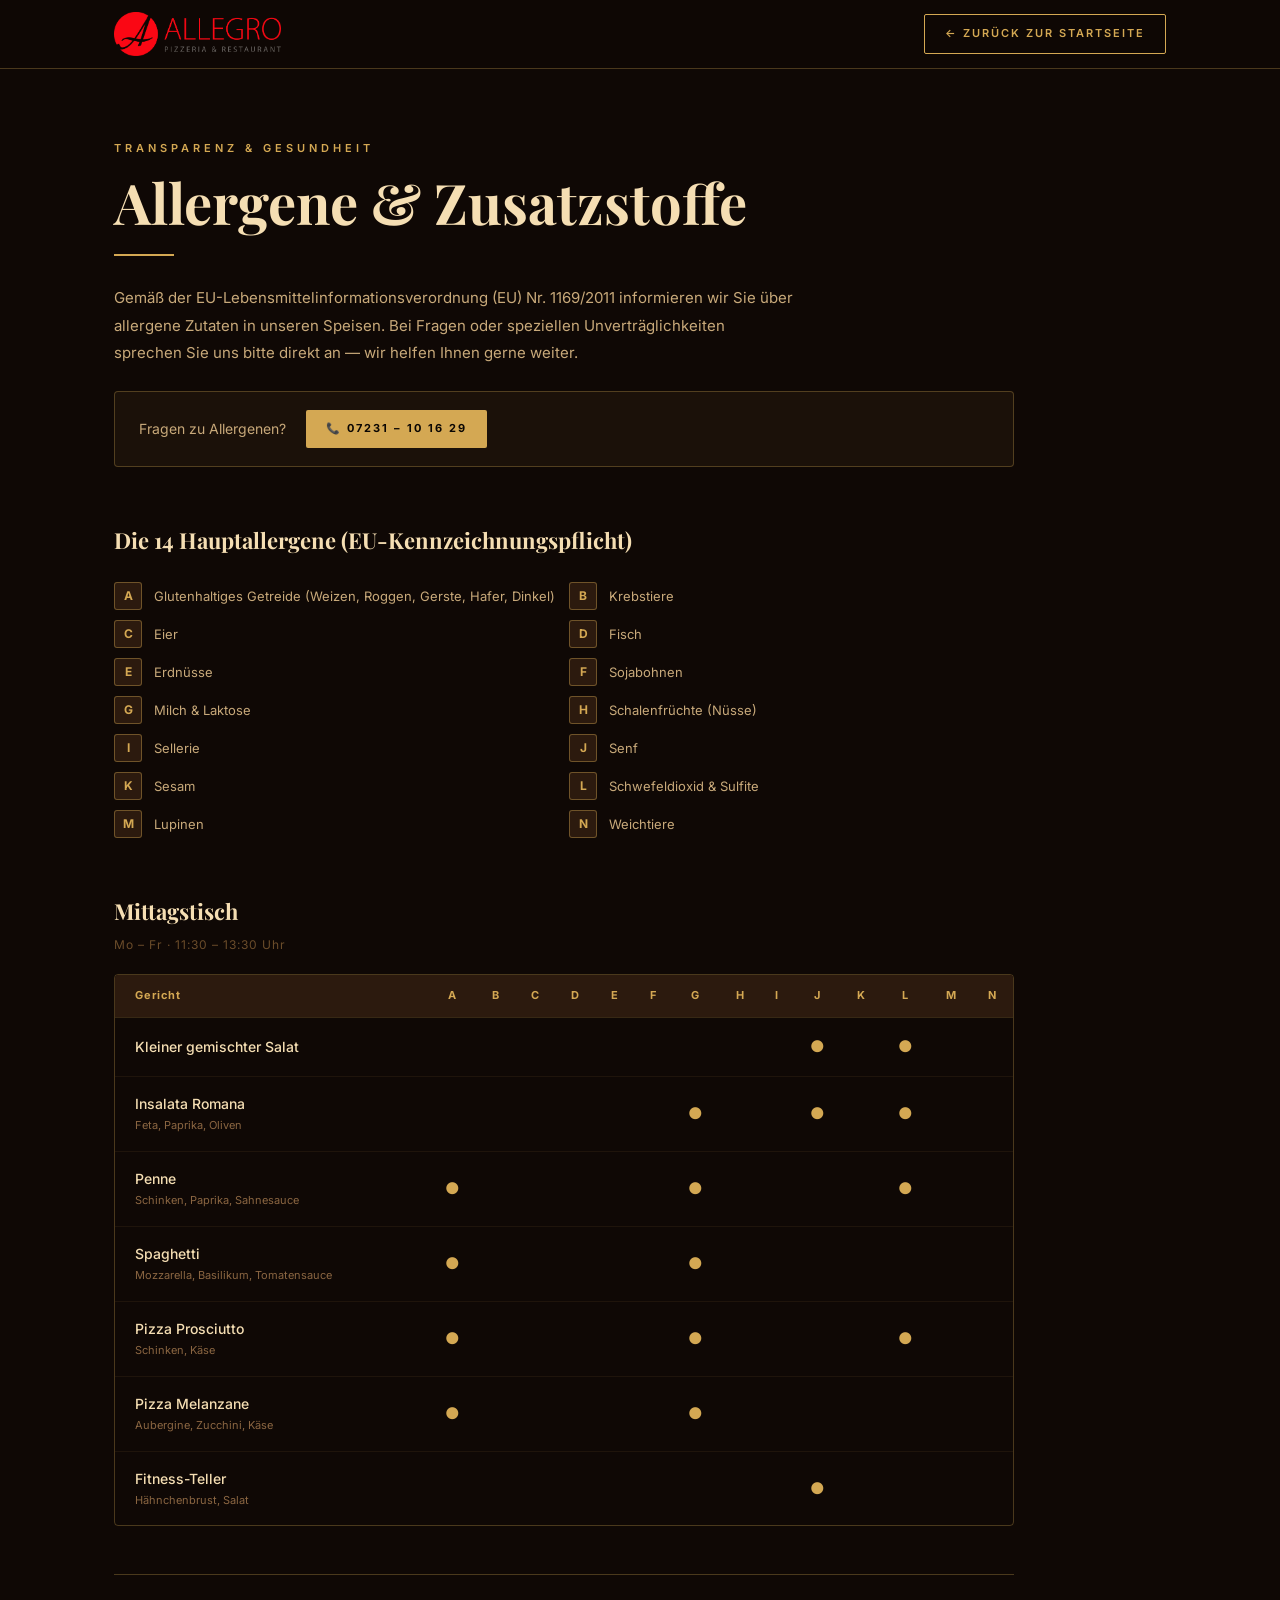
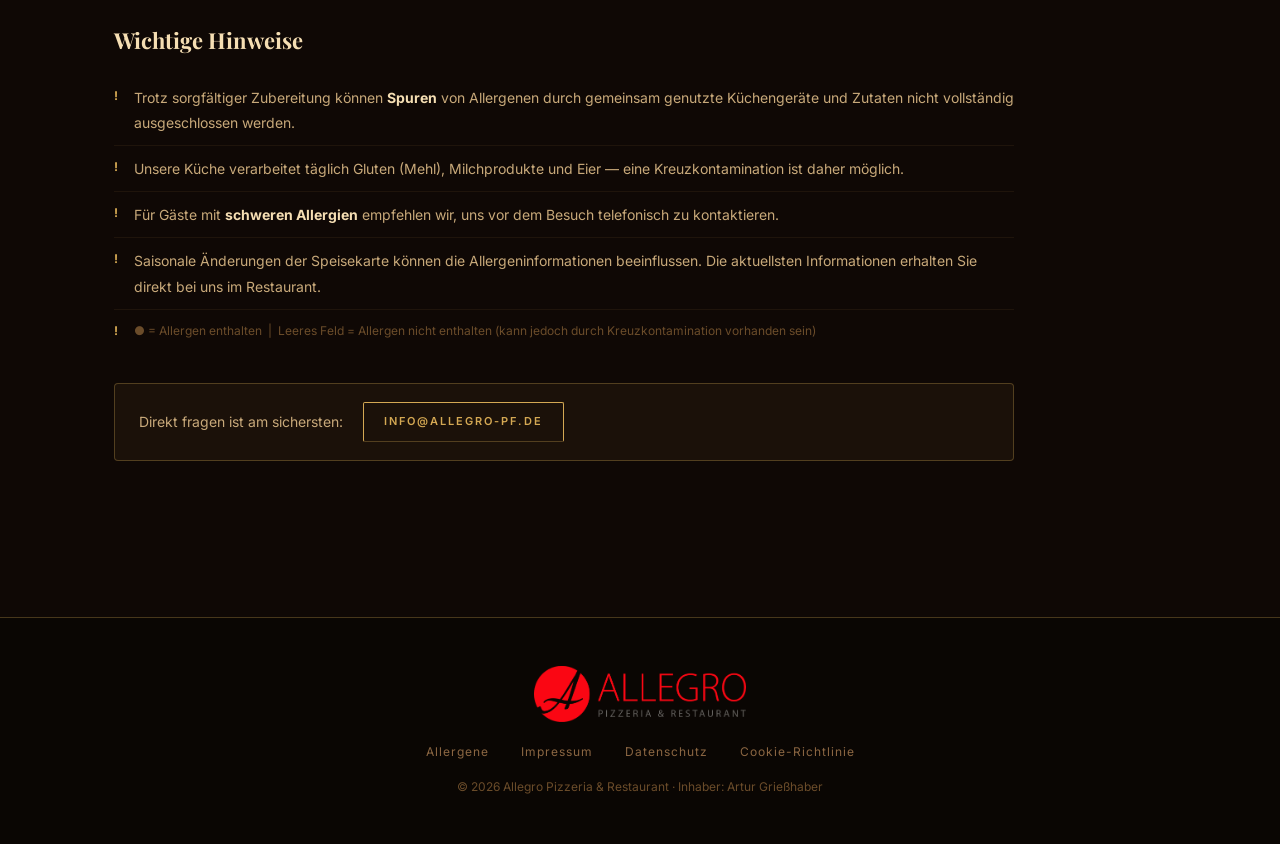
<file: allergene.html>
<!DOCTYPE html>
<html lang="de">
<head>
  <meta charset="UTF-8" />
  <meta name="viewport" content="width=device-width, initial-scale=1.0" />
  <title>Allergene & Zusatzstoffe — Allegro Pizzeria & Restaurant Pforzheim</title>
  <link rel="preconnect" href="https://fonts.googleapis.com" />
  <link rel="preconnect" href="https://fonts.gstatic.com" crossorigin />
  <link href="https://fonts.googleapis.com/css2?family=Playfair+Display:ital,wght@0,400;0,700;1,400&family=Inter:wght@300;400;500;600&display=swap" rel="stylesheet" />
  <link rel="stylesheet" href="css/style.css" />
  <link rel="stylesheet" href="css/legal.css" />
  <link rel="stylesheet" href="css/allergene.css" />
</head>
<body>

  <nav id="navbar" class="scrolled">
    <div class="nav-inner container">
      <a href="index.html" class="nav-logo">
        <img src="assets/logo.png" alt="Allegro Pizzeria & Restaurant" class="nav-logo-img" />
      </a>
      <a href="index.html" class="btn-outline" style="font-size:11px;padding:10px 20px;">← Zurück zur Startseite</a>
    </div>
  </nav>

  <main class="legal-main">
    <div class="container">
      <div class="legal-content" style="max-width:900px;">
        <p class="section-label">Transparenz & Gesundheit</p>
        <h1 class="legal-title">Allergene &amp; Zusatzstoffe</h1>
        <div class="gold-divider"></div>

        <p class="allergen-intro">
          Gemäß der EU-Lebensmittelinformationsverordnung (EU) Nr. 1169/2011 informieren wir Sie über allergene Zutaten in unseren Speisen. Bei Fragen oder speziellen Unverträglichkeiten sprechen Sie uns bitte direkt an — wir helfen Ihnen gerne weiter.
        </p>

        <div class="allergen-contact-bar">
          <span>Fragen zu Allergenen?</span>
          <a href="tel:0723110 1629" class="btn-primary" style="font-size:11px;padding:10px 20px;">📞 07231 – 10 16 29</a>
        </div>

        <!-- LEGENDE -->
        <div class="allergen-legend-section">
          <h2>Die 14 Hauptallergene (EU-Kennzeichnungspflicht)</h2>
          <div class="allergen-legend-grid">
            <div class="allergen-badge-item"><span class="abadge">A</span><span>Glutenhaltiges Getreide (Weizen, Roggen, Gerste, Hafer, Dinkel)</span></div>
            <div class="allergen-badge-item"><span class="abadge">B</span><span>Krebstiere</span></div>
            <div class="allergen-badge-item"><span class="abadge">C</span><span>Eier</span></div>
            <div class="allergen-badge-item"><span class="abadge">D</span><span>Fisch</span></div>
            <div class="allergen-badge-item"><span class="abadge">E</span><span>Erdnüsse</span></div>
            <div class="allergen-badge-item"><span class="abadge">F</span><span>Sojabohnen</span></div>
            <div class="allergen-badge-item"><span class="abadge">G</span><span>Milch &amp; Laktose</span></div>
            <div class="allergen-badge-item"><span class="abadge">H</span><span>Schalenfrüchte (Nüsse)</span></div>
            <div class="allergen-badge-item"><span class="abadge">I</span><span>Sellerie</span></div>
            <div class="allergen-badge-item"><span class="abadge">J</span><span>Senf</span></div>
            <div class="allergen-badge-item"><span class="abadge">K</span><span>Sesam</span></div>
            <div class="allergen-badge-item"><span class="abadge">L</span><span>Schwefeldioxid &amp; Sulfite</span></div>
            <div class="allergen-badge-item"><span class="abadge">M</span><span>Lupinen</span></div>
            <div class="allergen-badge-item"><span class="abadge">N</span><span>Weichtiere</span></div>
          </div>
        </div>

        <!-- MITTAGSTISCH TABELLE -->
        <div class="allergen-table-section">
          <h2>Mittagstisch</h2>
          <p class="allergen-table-note">Mo – Fr · 11:30 – 13:30 Uhr</p>
          <div class="allergen-table-wrap">
            <table class="allergen-table">
              <thead>
                <tr>
                  <th class="col-dish">Gericht</th>
                  <th title="Gluten">A</th>
                  <th title="Krebstiere">B</th>
                  <th title="Eier">C</th>
                  <th title="Fisch">D</th>
                  <th title="Erdnüsse">E</th>
                  <th title="Soja">F</th>
                  <th title="Milch/Laktose">G</th>
                  <th title="Nüsse">H</th>
                  <th title="Sellerie">I</th>
                  <th title="Senf">J</th>
                  <th title="Sesam">K</th>
                  <th title="Sulfite">L</th>
                  <th title="Lupinen">M</th>
                  <th title="Weichtiere">N</th>
                </tr>
              </thead>
              <tbody>
                <tr>
                  <td class="col-dish">Kleiner gemischter Salat</td>
                  <td></td><td></td><td></td><td></td><td></td><td></td><td></td><td></td><td></td><td class="yes">●</td><td></td><td class="yes">●</td><td></td><td></td>
                </tr>
                <tr>
                  <td class="col-dish">Insalata Romana<br/><span class="dish-sub">Feta, Paprika, Oliven</span></td>
                  <td></td><td></td><td></td><td></td><td></td><td></td><td class="yes">●</td><td></td><td></td><td class="yes">●</td><td></td><td class="yes">●</td><td></td><td></td>
                </tr>
                <tr>
                  <td class="col-dish">Penne<br/><span class="dish-sub">Schinken, Paprika, Sahnesauce</span></td>
                  <td class="yes">●</td><td></td><td></td><td></td><td></td><td></td><td class="yes">●</td><td></td><td></td><td></td><td></td><td class="yes">●</td><td></td><td></td>
                </tr>
                <tr>
                  <td class="col-dish">Spaghetti<br/><span class="dish-sub">Mozzarella, Basilikum, Tomatensauce</span></td>
                  <td class="yes">●</td><td></td><td></td><td></td><td></td><td></td><td class="yes">●</td><td></td><td></td><td></td><td></td><td></td><td></td><td></td>
                </tr>
                <tr>
                  <td class="col-dish">Pizza Prosciutto<br/><span class="dish-sub">Schinken, Käse</span></td>
                  <td class="yes">●</td><td></td><td></td><td></td><td></td><td></td><td class="yes">●</td><td></td><td></td><td></td><td></td><td class="yes">●</td><td></td><td></td>
                </tr>
                <tr>
                  <td class="col-dish">Pizza Melanzane<br/><span class="dish-sub">Aubergine, Zucchini, Käse</span></td>
                  <td class="yes">●</td><td></td><td></td><td></td><td></td><td></td><td class="yes">●</td><td></td><td></td><td></td><td></td><td></td><td></td><td></td>
                </tr>
                <tr>
                  <td class="col-dish">Fitness-Teller<br/><span class="dish-sub">Hähnchenbrust, Salat</span></td>
                  <td></td><td></td><td></td><td></td><td></td><td></td><td></td><td></td><td></td><td class="yes">●</td><td></td><td></td><td></td><td></td>
                </tr>
              </tbody>
            </table>
          </div>
        </div>

        <!-- HINWEISE -->
        <div class="allergen-hints legal-block">
          <h2>Wichtige Hinweise</h2>
          <ul>
            <li>Trotz sorgfältiger Zubereitung können <strong>Spuren</strong> von Allergenen durch gemeinsam genutzte Küchengeräte und Zutaten nicht vollständig ausgeschlossen werden.</li>
            <li>Unsere Küche verarbeitet täglich Gluten (Mehl), Milchprodukte und Eier — eine Kreuzkontamination ist daher möglich.</li>
            <li>Für Gäste mit <strong>schweren Allergien</strong> empfehlen wir, uns vor dem Besuch telefonisch zu kontaktieren.</li>
            <li>Saisonale Änderungen der Speisekarte können die Allergeninformationen beeinflussen. Die aktuellsten Informationen erhalten Sie direkt bei uns im Restaurant.</li>
            <li>● = Allergen enthalten &nbsp;|&nbsp; Leeres Feld = Allergen nicht enthalten (kann jedoch durch Kreuzkontamination vorhanden sein)</li>
          </ul>
          <div class="allergen-contact-bar" style="margin-top:32px;">
            <span>Direkt fragen ist am sichersten:</span>
            <a href="mailto:info@allegro-pf.de" class="btn-outline" style="font-size:11px;padding:10px 20px;">info@allegro-pf.de</a>
          </div>
        </div>

      </div>
    </div>
  </main>

  <footer id="footer">
    <div class="container">
      <div class="footer-inner">
        <div class="footer-logo">
          <img src="assets/logo.png" alt="Allegro Pizzeria & Restaurant" class="footer-logo-img" />
        </div>
        <nav class="footer-links">
          <a href="allergene.html">Allergene</a>
          <a href="impressum.html">Impressum</a>
          <a href="datenschutz.html">Datenschutz</a>
          <a href="cookie-richtlinie.html">Cookie-Richtlinie</a>
        </nav>
        <p class="footer-copy">&copy; 2026 Allegro Pizzeria &amp; Restaurant · Inhaber: Artur Grießhaber</p>
      </div>
    </div>
  </footer>

</body>
</html>
</file>
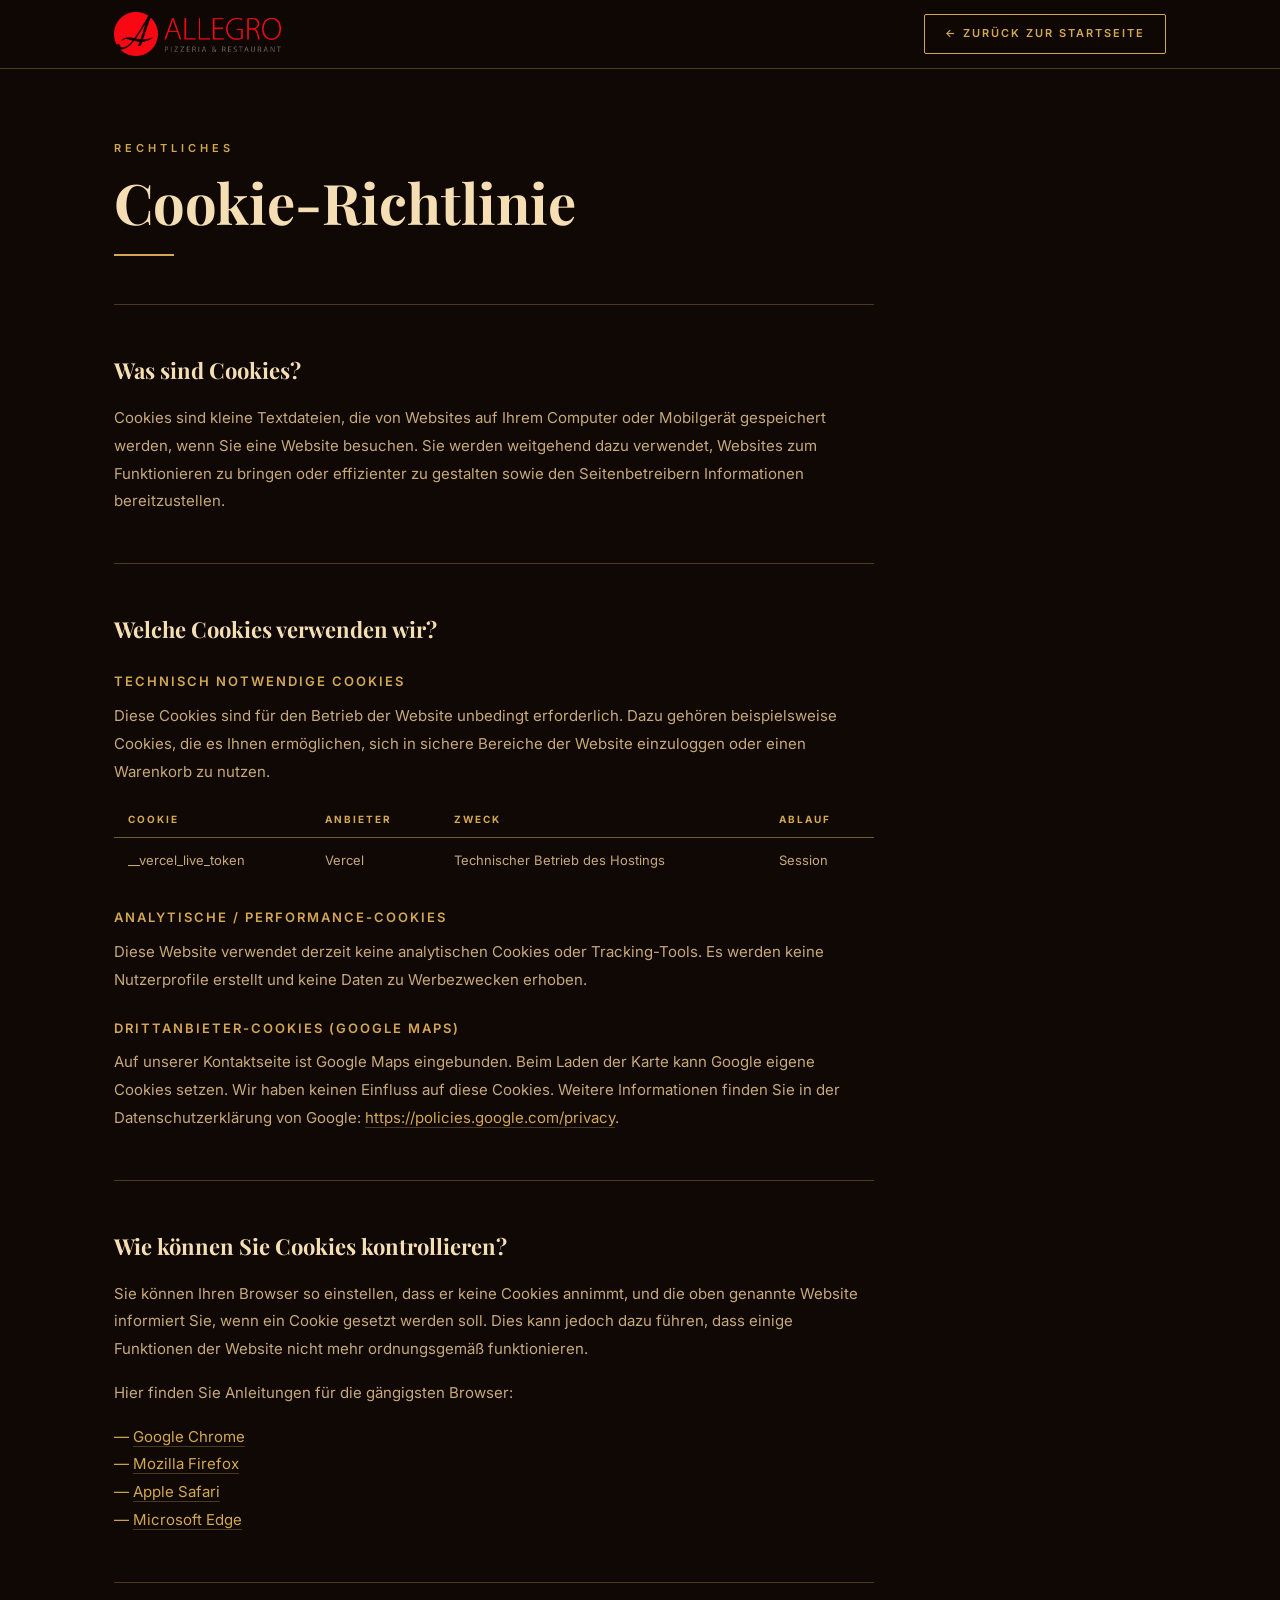
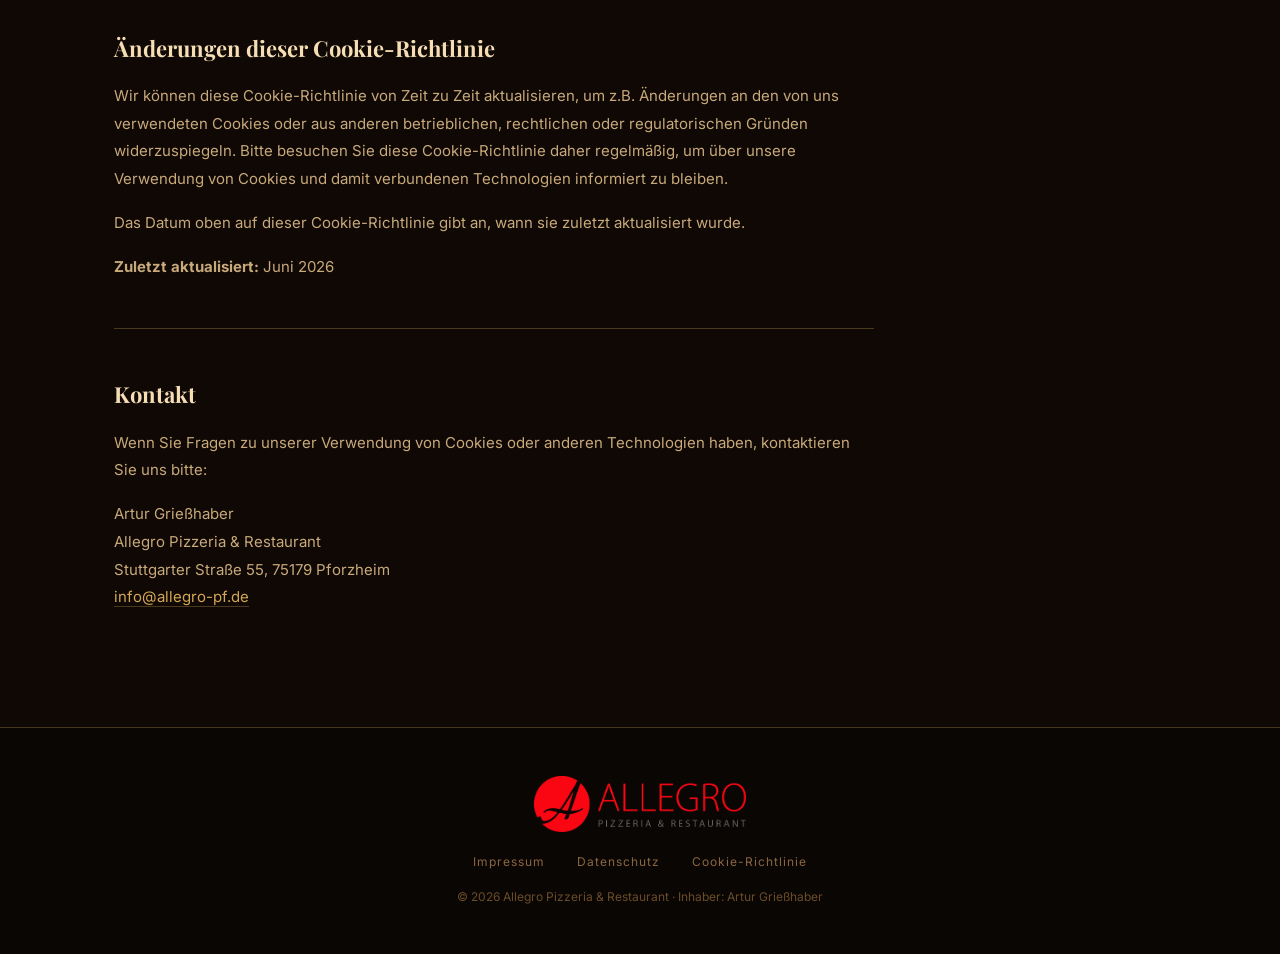
<file: cookie-richtlinie.html>
<!DOCTYPE html>
<html lang="de">
<head>
  <meta charset="UTF-8" />
  <meta name="viewport" content="width=device-width, initial-scale=1.0" />
  <title>Cookie-Richtlinie — Allegro Pizzeria & Restaurant Pforzheim</title>
  <link rel="preconnect" href="https://fonts.googleapis.com" />
  <link rel="preconnect" href="https://fonts.gstatic.com" crossorigin />
  <link href="https://fonts.googleapis.com/css2?family=Playfair+Display:ital,wght@0,400;0,700;1,400&family=Inter:wght@300;400;500;600&display=swap" rel="stylesheet" />
  <link rel="stylesheet" href="css/style.css" />
  <link rel="stylesheet" href="css/legal.css" />
</head>
<body>

  <nav id="navbar" class="scrolled">
    <div class="nav-inner container">
      <a href="index.html" class="nav-logo">
        <img src="assets/logo.png" alt="Allegro Pizzeria & Restaurant" class="nav-logo-img" />
      </a>
      <a href="index.html" class="btn-outline" style="font-size:11px;padding:10px 20px;">← Zurück zur Startseite</a>
    </div>
  </nav>

  <main class="legal-main">
    <div class="container">
      <div class="legal-content">
        <p class="section-label">Rechtliches</p>
        <h1 class="legal-title">Cookie-Richtlinie</h1>
        <div class="gold-divider"></div>

        <div class="legal-block">
          <h2>Was sind Cookies?</h2>
          <p>
            Cookies sind kleine Textdateien, die von Websites auf Ihrem Computer oder Mobilgerät gespeichert werden, wenn Sie eine Website besuchen. Sie werden weitgehend dazu verwendet, Websites zum Funktionieren zu bringen oder effizienter zu gestalten sowie den Seitenbetreibern Informationen bereitzustellen.
          </p>
        </div>

        <div class="legal-block">
          <h2>Welche Cookies verwenden wir?</h2>
          <h3>Technisch notwendige Cookies</h3>
          <p>
            Diese Cookies sind für den Betrieb der Website unbedingt erforderlich. Dazu gehören beispielsweise Cookies, die es Ihnen ermöglichen, sich in sichere Bereiche der Website einzuloggen oder einen Warenkorb zu nutzen.
          </p>
          <table class="cookie-table">
            <thead>
              <tr>
                <th>Cookie</th>
                <th>Anbieter</th>
                <th>Zweck</th>
                <th>Ablauf</th>
              </tr>
            </thead>
            <tbody>
              <tr>
                <td>__vercel_live_token</td>
                <td>Vercel</td>
                <td>Technischer Betrieb des Hostings</td>
                <td>Session</td>
              </tr>
            </tbody>
          </table>

          <h3>Analytische / Performance-Cookies</h3>
          <p>
            Diese Website verwendet derzeit keine analytischen Cookies oder Tracking-Tools. Es werden keine Nutzerprofile erstellt und keine Daten zu Werbezwecken erhoben.
          </p>

          <h3>Drittanbieter-Cookies (Google Maps)</h3>
          <p>
            Auf unserer Kontaktseite ist Google Maps eingebunden. Beim Laden der Karte kann Google eigene Cookies setzen. Wir haben keinen Einfluss auf diese Cookies. Weitere Informationen finden Sie in der Datenschutzerklärung von Google: <a href="https://policies.google.com/privacy" target="_blank" rel="noopener">https://policies.google.com/privacy</a>.
          </p>
        </div>

        <div class="legal-block">
          <h2>Wie können Sie Cookies kontrollieren?</h2>
          <p>
            Sie können Ihren Browser so einstellen, dass er keine Cookies annimmt, und die oben genannte Website informiert Sie, wenn ein Cookie gesetzt werden soll. Dies kann jedoch dazu führen, dass einige Funktionen der Website nicht mehr ordnungsgemäß funktionieren.
          </p>
          <p>Hier finden Sie Anleitungen für die gängigsten Browser:</p>
          <ul>
            <li><a href="https://support.google.com/chrome/answer/95647" target="_blank" rel="noopener">Google Chrome</a></li>
            <li><a href="https://support.mozilla.org/de/kb/cookies-erlauben-und-ablehnen" target="_blank" rel="noopener">Mozilla Firefox</a></li>
            <li><a href="https://support.apple.com/de-de/guide/safari/sfri11471/mac" target="_blank" rel="noopener">Apple Safari</a></li>
            <li><a href="https://support.microsoft.com/de-de/microsoft-edge/cookies-in-microsoft-edge-löschen-63947406-40ac-c3b8-57b9-2a946a29ae09" target="_blank" rel="noopener">Microsoft Edge</a></li>
          </ul>
        </div>

        <div class="legal-block">
          <h2>Änderungen dieser Cookie-Richtlinie</h2>
          <p>
            Wir können diese Cookie-Richtlinie von Zeit zu Zeit aktualisieren, um z.B. Änderungen an den von uns verwendeten Cookies oder aus anderen betrieblichen, rechtlichen oder regulatorischen Gründen widerzuspiegeln. Bitte besuchen Sie diese Cookie-Richtlinie daher regelmäßig, um über unsere Verwendung von Cookies und damit verbundenen Technologien informiert zu bleiben.
          </p>
          <p>Das Datum oben auf dieser Cookie-Richtlinie gibt an, wann sie zuletzt aktualisiert wurde.</p>
          <p><strong>Zuletzt aktualisiert:</strong> Juni 2026</p>
        </div>

        <div class="legal-block">
          <h2>Kontakt</h2>
          <p>
            Wenn Sie Fragen zu unserer Verwendung von Cookies oder anderen Technologien haben, kontaktieren Sie uns bitte:
          </p>
          <p>
            Artur Grießhaber<br />
            Allegro Pizzeria &amp; Restaurant<br />
            Stuttgarter Straße 55, 75179 Pforzheim<br />
            <a href="mailto:info@allegro-pf.de">info@allegro-pf.de</a>
          </p>
        </div>
      </div>
    </div>
  </main>

  <footer id="footer">
    <div class="container">
      <div class="footer-inner">
        <div class="footer-logo">
          <img src="assets/logo.png" alt="Allegro Pizzeria & Restaurant" class="footer-logo-img" />
        </div>
        <nav class="footer-links">
          <a href="impressum.html">Impressum</a>
          <a href="datenschutz.html">Datenschutz</a>
          <a href="cookie-richtlinie.html">Cookie-Richtlinie</a>
        </nav>
        <p class="footer-copy">&copy; 2026 Allegro Pizzeria &amp; Restaurant · Inhaber: Artur Grießhaber</p>
      </div>
    </div>
  </footer>

</body>
</html>
</file>
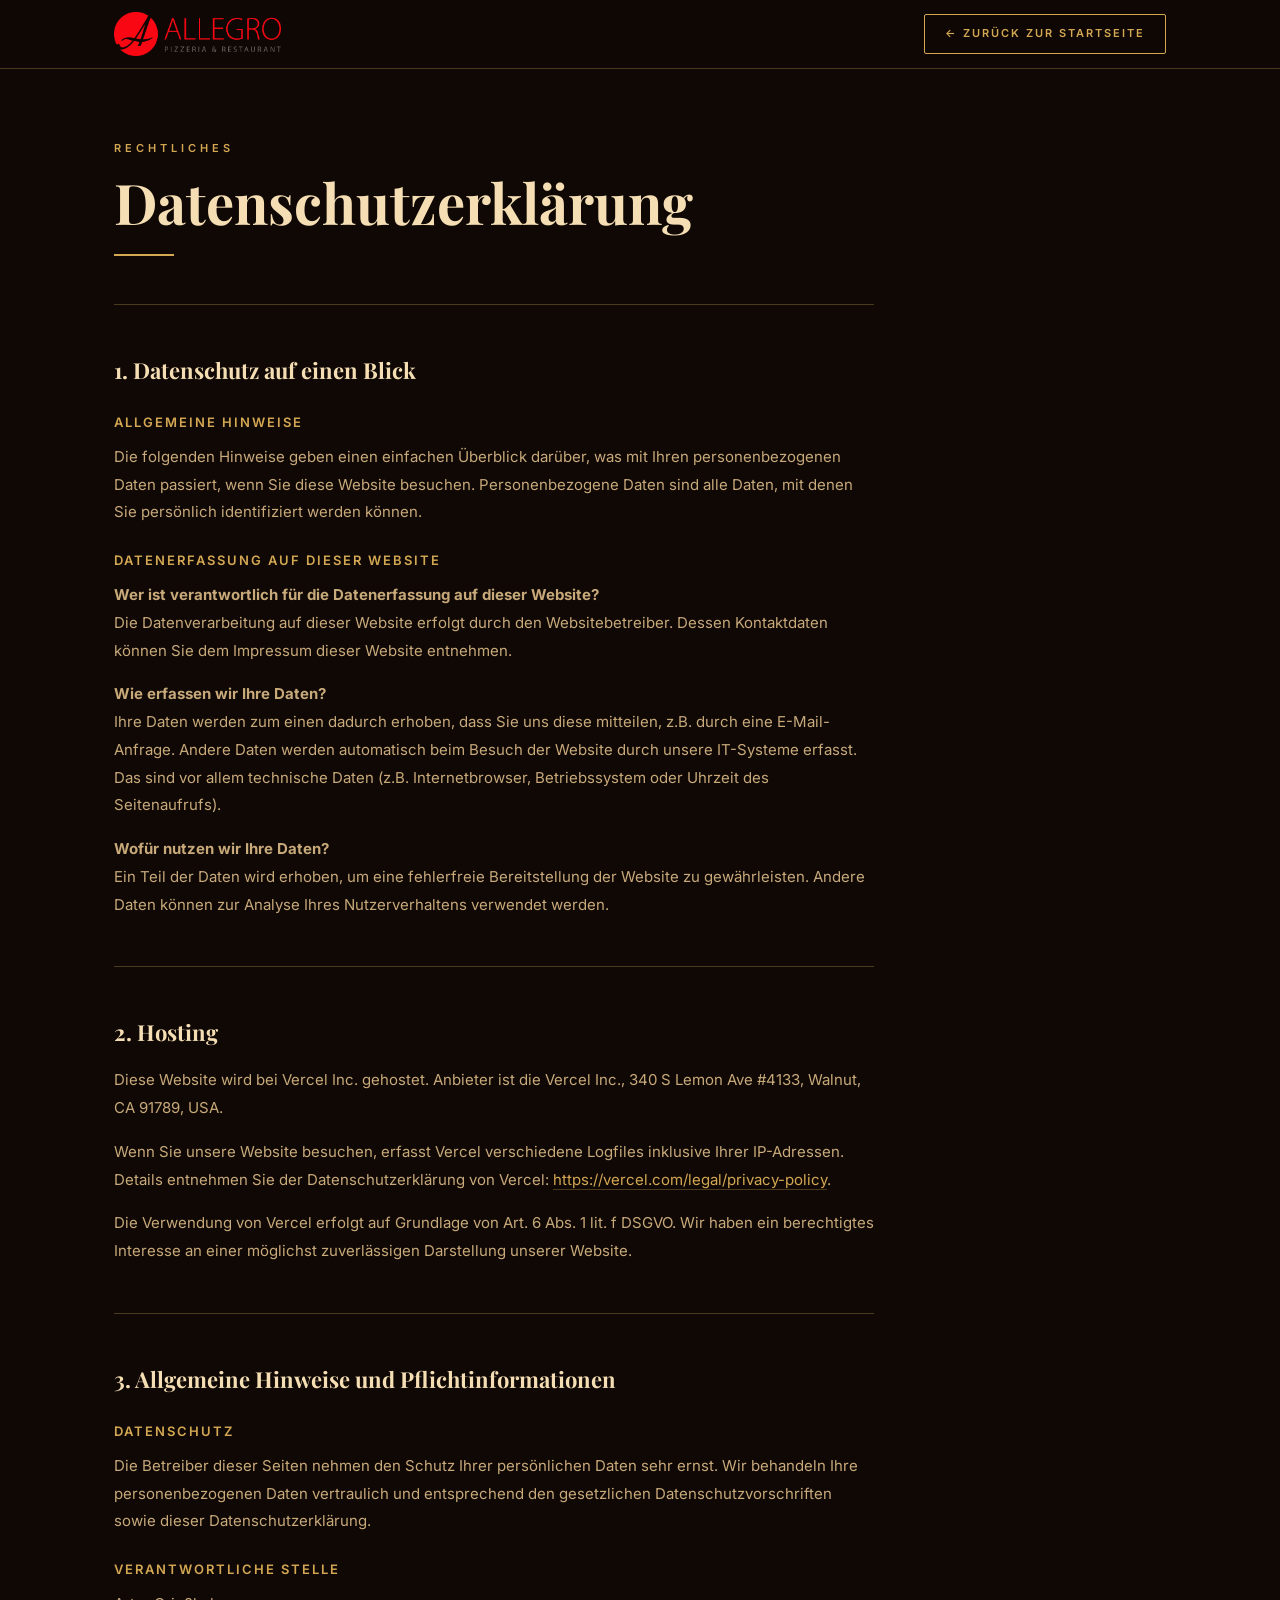
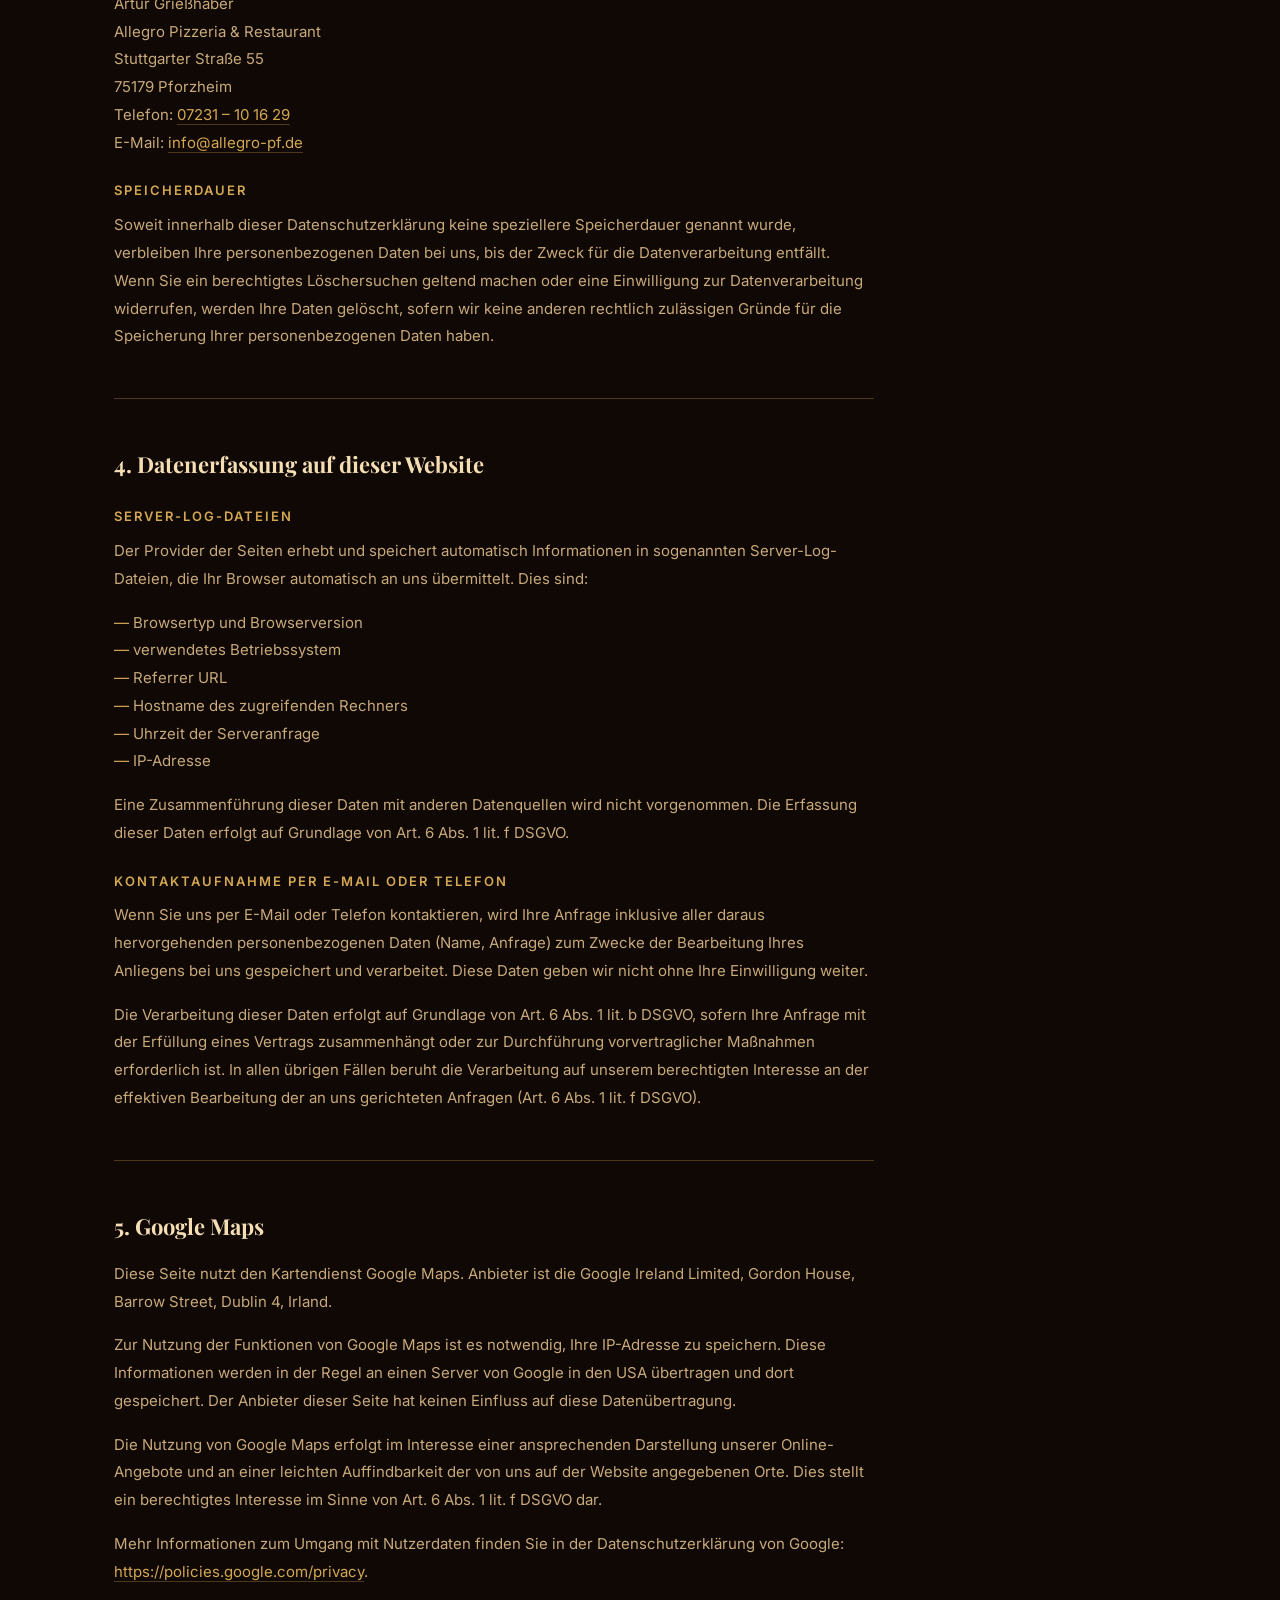
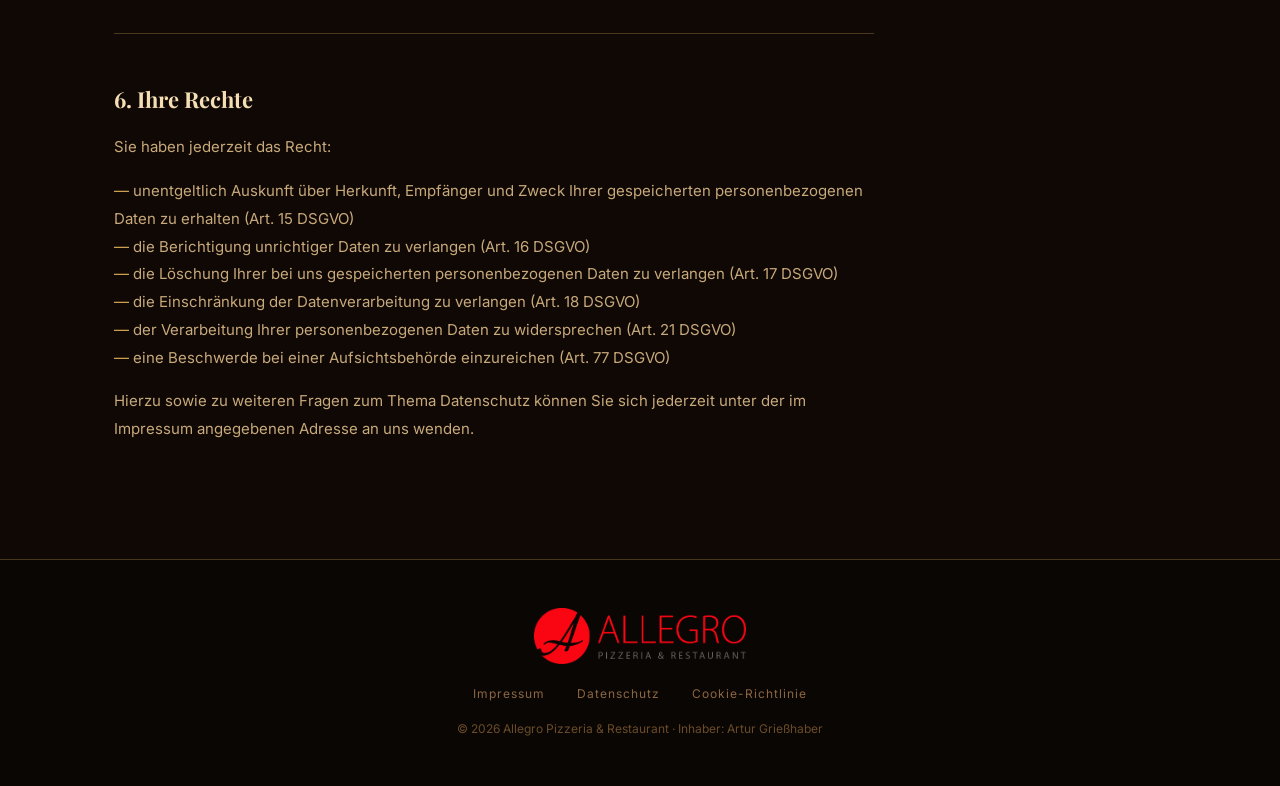
<file: datenschutz.html>
<!DOCTYPE html>
<html lang="de">
<head>
  <meta charset="UTF-8" />
  <meta name="viewport" content="width=device-width, initial-scale=1.0" />
  <title>Datenschutzerklärung — Allegro Pizzeria & Restaurant Pforzheim</title>
  <link rel="preconnect" href="https://fonts.googleapis.com" />
  <link rel="preconnect" href="https://fonts.gstatic.com" crossorigin />
  <link href="https://fonts.googleapis.com/css2?family=Playfair+Display:ital,wght@0,400;0,700;1,400&family=Inter:wght@300;400;500;600&display=swap" rel="stylesheet" />
  <link rel="stylesheet" href="css/style.css" />
  <link rel="stylesheet" href="css/legal.css" />
</head>
<body>

  <nav id="navbar" class="scrolled">
    <div class="nav-inner container">
      <a href="index.html" class="nav-logo">
        <img src="assets/logo.png" alt="Allegro Pizzeria & Restaurant" class="nav-logo-img" />
      </a>
      <a href="index.html" class="btn-outline" style="font-size:11px;padding:10px 20px;">← Zurück zur Startseite</a>
    </div>
  </nav>

  <main class="legal-main">
    <div class="container">
      <div class="legal-content">
        <p class="section-label">Rechtliches</p>
        <h1 class="legal-title">Datenschutzerklärung</h1>
        <div class="gold-divider"></div>

        <div class="legal-block">
          <h2>1. Datenschutz auf einen Blick</h2>
          <h3>Allgemeine Hinweise</h3>
          <p>
            Die folgenden Hinweise geben einen einfachen Überblick darüber, was mit Ihren personenbezogenen Daten passiert, wenn Sie diese Website besuchen. Personenbezogene Daten sind alle Daten, mit denen Sie persönlich identifiziert werden können.
          </p>
          <h3>Datenerfassung auf dieser Website</h3>
          <p>
            <strong>Wer ist verantwortlich für die Datenerfassung auf dieser Website?</strong><br />
            Die Datenverarbeitung auf dieser Website erfolgt durch den Websitebetreiber. Dessen Kontaktdaten können Sie dem Impressum dieser Website entnehmen.
          </p>
          <p>
            <strong>Wie erfassen wir Ihre Daten?</strong><br />
            Ihre Daten werden zum einen dadurch erhoben, dass Sie uns diese mitteilen, z.B. durch eine E-Mail-Anfrage. Andere Daten werden automatisch beim Besuch der Website durch unsere IT-Systeme erfasst. Das sind vor allem technische Daten (z.B. Internetbrowser, Betriebssystem oder Uhrzeit des Seitenaufrufs).
          </p>
          <p>
            <strong>Wofür nutzen wir Ihre Daten?</strong><br />
            Ein Teil der Daten wird erhoben, um eine fehlerfreie Bereitstellung der Website zu gewährleisten. Andere Daten können zur Analyse Ihres Nutzerverhaltens verwendet werden.
          </p>
        </div>

        <div class="legal-block">
          <h2>2. Hosting</h2>
          <p>
            Diese Website wird bei Vercel Inc. gehostet. Anbieter ist die Vercel Inc., 340 S Lemon Ave #4133, Walnut, CA 91789, USA.
          </p>
          <p>
            Wenn Sie unsere Website besuchen, erfasst Vercel verschiedene Logfiles inklusive Ihrer IP-Adressen. Details entnehmen Sie der Datenschutzerklärung von Vercel: <a href="https://vercel.com/legal/privacy-policy" target="_blank" rel="noopener">https://vercel.com/legal/privacy-policy</a>.
          </p>
          <p>
            Die Verwendung von Vercel erfolgt auf Grundlage von Art. 6 Abs. 1 lit. f DSGVO. Wir haben ein berechtigtes Interesse an einer möglichst zuverlässigen Darstellung unserer Website.
          </p>
        </div>

        <div class="legal-block">
          <h2>3. Allgemeine Hinweise und Pflichtinformationen</h2>
          <h3>Datenschutz</h3>
          <p>
            Die Betreiber dieser Seiten nehmen den Schutz Ihrer persönlichen Daten sehr ernst. Wir behandeln Ihre personenbezogenen Daten vertraulich und entsprechend den gesetzlichen Datenschutzvorschriften sowie dieser Datenschutzerklärung.
          </p>
          <h3>Verantwortliche Stelle</h3>
          <p>
            Artur Grießhaber<br />
            Allegro Pizzeria &amp; Restaurant<br />
            Stuttgarter Straße 55<br />
            75179 Pforzheim<br />
            Telefon: <a href="tel:0723110 1629">07231 – 10 16 29</a><br />
            E-Mail: <a href="mailto:info@allegro-pf.de">info@allegro-pf.de</a>
          </p>
          <h3>Speicherdauer</h3>
          <p>
            Soweit innerhalb dieser Datenschutzerklärung keine speziellere Speicherdauer genannt wurde, verbleiben Ihre personenbezogenen Daten bei uns, bis der Zweck für die Datenverarbeitung entfällt. Wenn Sie ein berechtigtes Löschersuchen geltend machen oder eine Einwilligung zur Datenverarbeitung widerrufen, werden Ihre Daten gelöscht, sofern wir keine anderen rechtlich zulässigen Gründe für die Speicherung Ihrer personenbezogenen Daten haben.
          </p>
        </div>

        <div class="legal-block">
          <h2>4. Datenerfassung auf dieser Website</h2>
          <h3>Server-Log-Dateien</h3>
          <p>
            Der Provider der Seiten erhebt und speichert automatisch Informationen in sogenannten Server-Log-Dateien, die Ihr Browser automatisch an uns übermittelt. Dies sind:
          </p>
          <ul>
            <li>Browsertyp und Browserversion</li>
            <li>verwendetes Betriebssystem</li>
            <li>Referrer URL</li>
            <li>Hostname des zugreifenden Rechners</li>
            <li>Uhrzeit der Serveranfrage</li>
            <li>IP-Adresse</li>
          </ul>
          <p>
            Eine Zusammenführung dieser Daten mit anderen Datenquellen wird nicht vorgenommen. Die Erfassung dieser Daten erfolgt auf Grundlage von Art. 6 Abs. 1 lit. f DSGVO.
          </p>
          <h3>Kontaktaufnahme per E-Mail oder Telefon</h3>
          <p>
            Wenn Sie uns per E-Mail oder Telefon kontaktieren, wird Ihre Anfrage inklusive aller daraus hervorgehenden personenbezogenen Daten (Name, Anfrage) zum Zwecke der Bearbeitung Ihres Anliegens bei uns gespeichert und verarbeitet. Diese Daten geben wir nicht ohne Ihre Einwilligung weiter.
          </p>
          <p>
            Die Verarbeitung dieser Daten erfolgt auf Grundlage von Art. 6 Abs. 1 lit. b DSGVO, sofern Ihre Anfrage mit der Erfüllung eines Vertrags zusammenhängt oder zur Durchführung vorvertraglicher Maßnahmen erforderlich ist. In allen übrigen Fällen beruht die Verarbeitung auf unserem berechtigten Interesse an der effektiven Bearbeitung der an uns gerichteten Anfragen (Art. 6 Abs. 1 lit. f DSGVO).
          </p>
        </div>

        <div class="legal-block">
          <h2>5. Google Maps</h2>
          <p>
            Diese Seite nutzt den Kartendienst Google Maps. Anbieter ist die Google Ireland Limited, Gordon House, Barrow Street, Dublin 4, Irland.
          </p>
          <p>
            Zur Nutzung der Funktionen von Google Maps ist es notwendig, Ihre IP-Adresse zu speichern. Diese Informationen werden in der Regel an einen Server von Google in den USA übertragen und dort gespeichert. Der Anbieter dieser Seite hat keinen Einfluss auf diese Datenübertragung.
          </p>
          <p>
            Die Nutzung von Google Maps erfolgt im Interesse einer ansprechenden Darstellung unserer Online-Angebote und an einer leichten Auffindbarkeit der von uns auf der Website angegebenen Orte. Dies stellt ein berechtigtes Interesse im Sinne von Art. 6 Abs. 1 lit. f DSGVO dar.
          </p>
          <p>
            Mehr Informationen zum Umgang mit Nutzerdaten finden Sie in der Datenschutzerklärung von Google: <a href="https://policies.google.com/privacy" target="_blank" rel="noopener">https://policies.google.com/privacy</a>.
          </p>
        </div>

        <div class="legal-block">
          <h2>6. Ihre Rechte</h2>
          <p>Sie haben jederzeit das Recht:</p>
          <ul>
            <li>unentgeltlich Auskunft über Herkunft, Empfänger und Zweck Ihrer gespeicherten personenbezogenen Daten zu erhalten (Art. 15 DSGVO)</li>
            <li>die Berichtigung unrichtiger Daten zu verlangen (Art. 16 DSGVO)</li>
            <li>die Löschung Ihrer bei uns gespeicherten personenbezogenen Daten zu verlangen (Art. 17 DSGVO)</li>
            <li>die Einschränkung der Datenverarbeitung zu verlangen (Art. 18 DSGVO)</li>
            <li>der Verarbeitung Ihrer personenbezogenen Daten zu widersprechen (Art. 21 DSGVO)</li>
            <li>eine Beschwerde bei einer Aufsichtsbehörde einzureichen (Art. 77 DSGVO)</li>
          </ul>
          <p>
            Hierzu sowie zu weiteren Fragen zum Thema Datenschutz können Sie sich jederzeit unter der im Impressum angegebenen Adresse an uns wenden.
          </p>
        </div>
      </div>
    </div>
  </main>

  <footer id="footer">
    <div class="container">
      <div class="footer-inner">
        <div class="footer-logo">
          <img src="assets/logo.png" alt="Allegro Pizzeria & Restaurant" class="footer-logo-img" />
        </div>
        <nav class="footer-links">
          <a href="impressum.html">Impressum</a>
          <a href="datenschutz.html">Datenschutz</a>
          <a href="cookie-richtlinie.html">Cookie-Richtlinie</a>
        </nav>
        <p class="footer-copy">&copy; 2026 Allegro Pizzeria &amp; Restaurant · Inhaber: Artur Grießhaber</p>
      </div>
    </div>
  </footer>

</body>
</html>
</file>
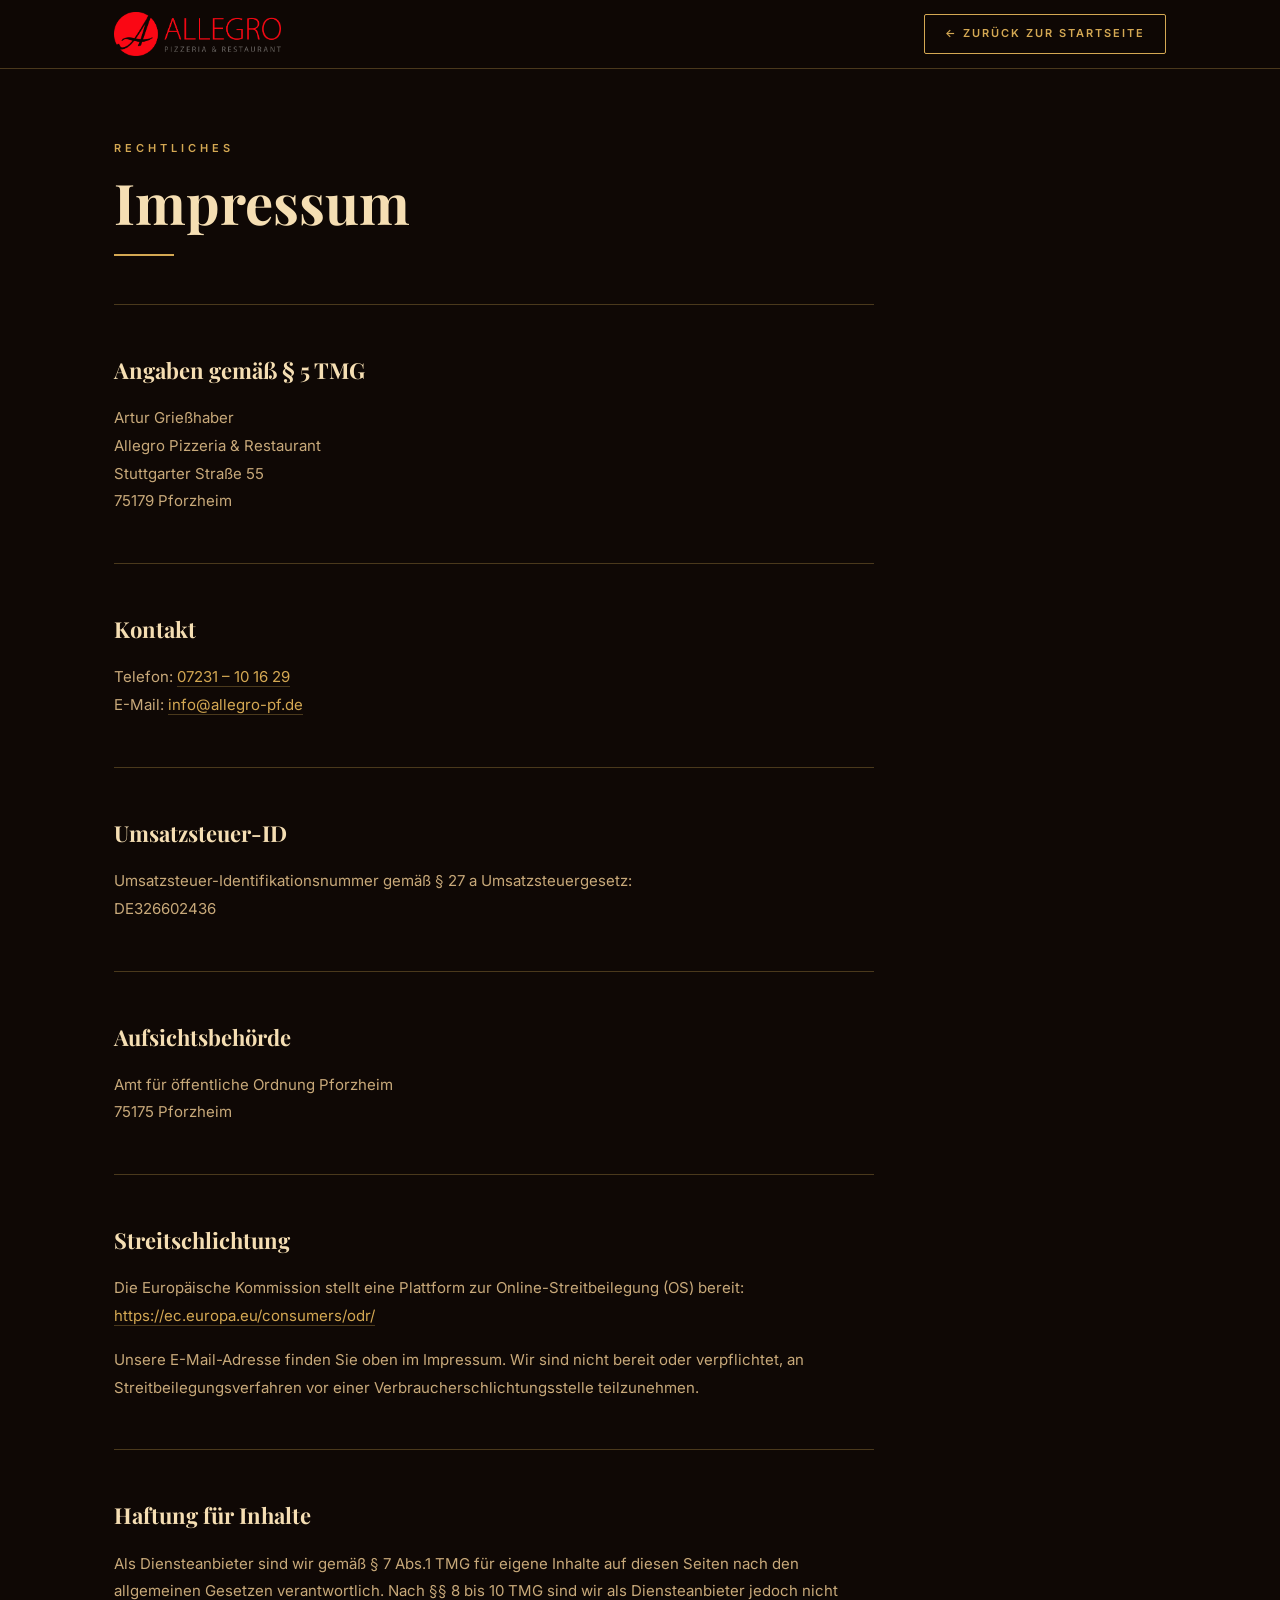
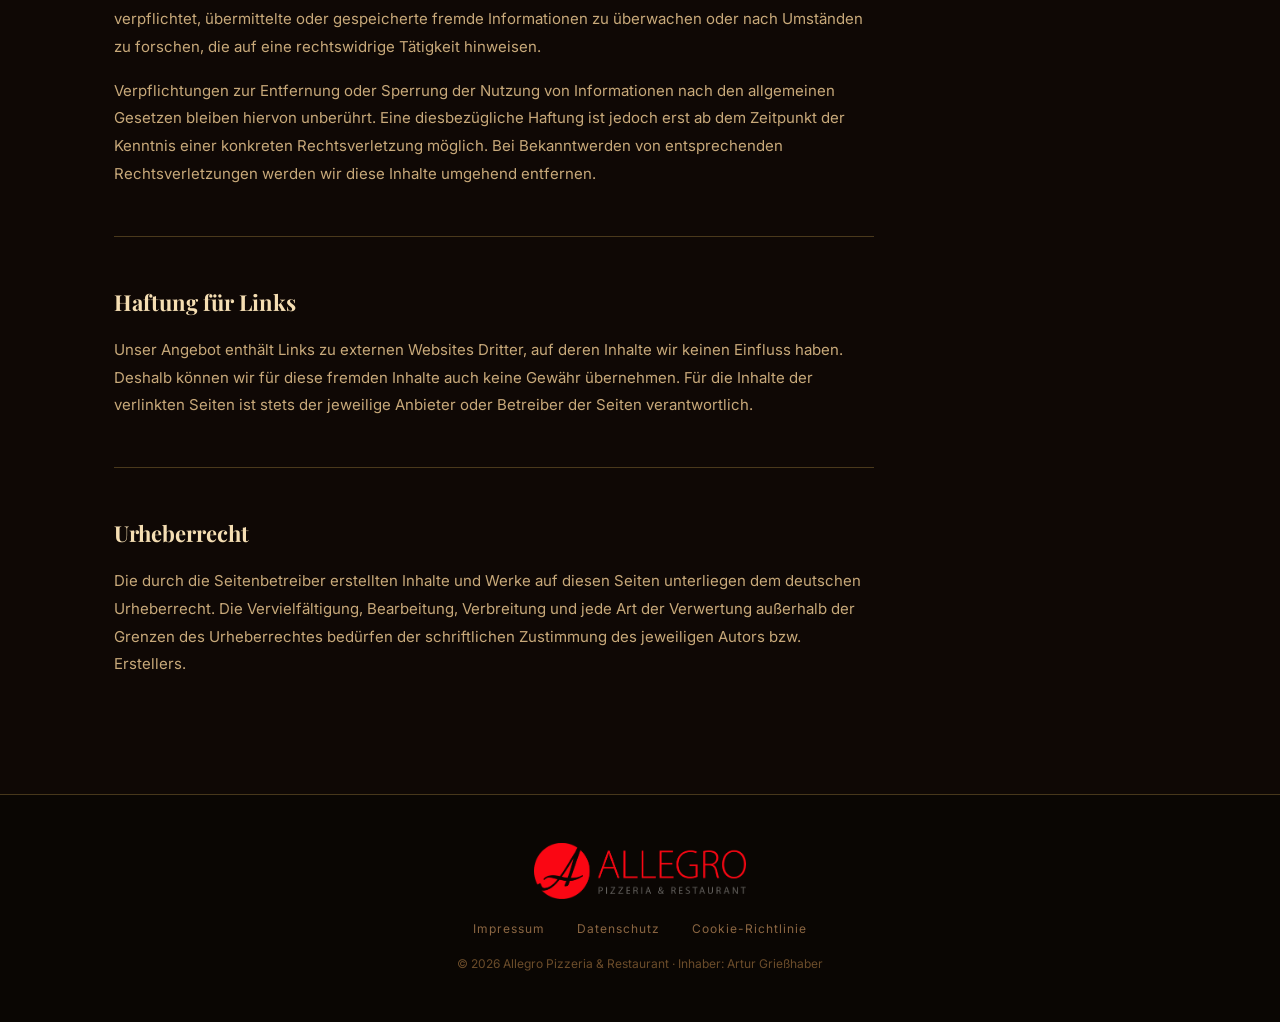
<file: impressum.html>
<!DOCTYPE html>
<html lang="de">
<head>
  <meta charset="UTF-8" />
  <meta name="viewport" content="width=device-width, initial-scale=1.0" />
  <title>Impressum — Allegro Pizzeria & Restaurant Pforzheim</title>
  <link rel="preconnect" href="https://fonts.googleapis.com" />
  <link rel="preconnect" href="https://fonts.gstatic.com" crossorigin />
  <link href="https://fonts.googleapis.com/css2?family=Playfair+Display:ital,wght@0,400;0,700;1,400&family=Inter:wght@300;400;500;600&display=swap" rel="stylesheet" />
  <link rel="stylesheet" href="css/style.css" />
  <link rel="stylesheet" href="css/legal.css" />
</head>
<body>

  <nav id="navbar" class="scrolled">
    <div class="nav-inner container">
      <a href="index.html" class="nav-logo">
        <img src="assets/logo.png" alt="Allegro Pizzeria & Restaurant" class="nav-logo-img" />
      </a>
      <a href="index.html" class="btn-outline" style="font-size:11px;padding:10px 20px;">← Zurück zur Startseite</a>
    </div>
  </nav>

  <main class="legal-main">
    <div class="container">
      <div class="legal-content">
        <p class="section-label">Rechtliches</p>
        <h1 class="legal-title">Impressum</h1>
        <div class="gold-divider"></div>

        <div class="legal-block">
          <h2>Angaben gemäß § 5 TMG</h2>
          <p>
            Artur Grießhaber<br />
            Allegro Pizzeria &amp; Restaurant<br />
            Stuttgarter Straße 55<br />
            75179 Pforzheim
          </p>
        </div>

        <div class="legal-block">
          <h2>Kontakt</h2>
          <p>
            Telefon: <a href="tel:0723110 1629">07231 – 10 16 29</a><br />
            E-Mail: <a href="mailto:info@allegro-pf.de">info@allegro-pf.de</a>
          </p>
        </div>

        <div class="legal-block">
          <h2>Umsatzsteuer-ID</h2>
          <p>
            Umsatzsteuer-Identifikationsnummer gemäß § 27 a Umsatzsteuergesetz:<br />
            DE326602436
          </p>
        </div>

        <div class="legal-block">
          <h2>Aufsichtsbehörde</h2>
          <p>
            Amt für öffentliche Ordnung Pforzheim<br />
            75175 Pforzheim
          </p>
        </div>

        <div class="legal-block">
          <h2>Streitschlichtung</h2>
          <p>
            Die Europäische Kommission stellt eine Plattform zur Online-Streitbeilegung (OS) bereit:
            <a href="https://ec.europa.eu/consumers/odr/" target="_blank" rel="noopener">https://ec.europa.eu/consumers/odr/</a>
          </p>
          <p>
            Unsere E-Mail-Adresse finden Sie oben im Impressum. Wir sind nicht bereit oder verpflichtet, an Streitbeilegungsverfahren vor einer Verbraucherschlichtungsstelle teilzunehmen.
          </p>
        </div>

        <div class="legal-block">
          <h2>Haftung für Inhalte</h2>
          <p>
            Als Diensteanbieter sind wir gemäß § 7 Abs.1 TMG für eigene Inhalte auf diesen Seiten nach den allgemeinen Gesetzen verantwortlich. Nach §§ 8 bis 10 TMG sind wir als Diensteanbieter jedoch nicht verpflichtet, übermittelte oder gespeicherte fremde Informationen zu überwachen oder nach Umständen zu forschen, die auf eine rechtswidrige Tätigkeit hinweisen.
          </p>
          <p>
            Verpflichtungen zur Entfernung oder Sperrung der Nutzung von Informationen nach den allgemeinen Gesetzen bleiben hiervon unberührt. Eine diesbezügliche Haftung ist jedoch erst ab dem Zeitpunkt der Kenntnis einer konkreten Rechtsverletzung möglich. Bei Bekanntwerden von entsprechenden Rechtsverletzungen werden wir diese Inhalte umgehend entfernen.
          </p>
        </div>

        <div class="legal-block">
          <h2>Haftung für Links</h2>
          <p>
            Unser Angebot enthält Links zu externen Websites Dritter, auf deren Inhalte wir keinen Einfluss haben. Deshalb können wir für diese fremden Inhalte auch keine Gewähr übernehmen. Für die Inhalte der verlinkten Seiten ist stets der jeweilige Anbieter oder Betreiber der Seiten verantwortlich.
          </p>
        </div>

        <div class="legal-block">
          <h2>Urheberrecht</h2>
          <p>
            Die durch die Seitenbetreiber erstellten Inhalte und Werke auf diesen Seiten unterliegen dem deutschen Urheberrecht. Die Vervielfältigung, Bearbeitung, Verbreitung und jede Art der Verwertung außerhalb der Grenzen des Urheberrechtes bedürfen der schriftlichen Zustimmung des jeweiligen Autors bzw. Erstellers.
          </p>
        </div>
      </div>
    </div>
  </main>

  <footer id="footer">
    <div class="container">
      <div class="footer-inner">
        <div class="footer-logo">
          <img src="assets/logo.png" alt="Allegro Pizzeria & Restaurant" class="footer-logo-img" />
        </div>
        <nav class="footer-links">
          <a href="impressum.html">Impressum</a>
          <a href="datenschutz.html">Datenschutz</a>
          <a href="cookie-richtlinie.html">Cookie-Richtlinie</a>
        </nav>
        <p class="footer-copy">&copy; 2026 Allegro Pizzeria &amp; Restaurant · Inhaber: Artur Grießhaber</p>
      </div>
    </div>
  </footer>

</body>
</html>
</file>
<file: css/style.css>
/* ===== CSS VARIABLES ===== */
:root {
  --bg-darkest: #0A0603;
  --bg-dark: #0F0805;
  --bg-medium: #1A0F07;
  --bg-card: #2C1A0E;
  --bg-card-hover: #3D2010;
  --brown-mid: #5C3317;
  --brown-light: #8B4513;
  --gold: #D4A853;
  --gold-dark: #B8922E;
  --gold-light: #E8C47A;
  --cream: #F5DEB3;
  --cream-mid: #C8A97A;
  --cream-dark: #8B6642;
  --text-muted: #6B4C2A;
  --font-serif: 'Playfair Display', Georgia, serif;
  --font-sans: 'Inter', system-ui, sans-serif;
  --transition: 0.3s ease;
  --border-gold: 1px solid rgba(212, 168, 83, 0.3);
  --shadow-gold: 0 4px 30px rgba(212, 168, 83, 0.15);
}

/* ===== RESET ===== */
*, *::before, *::after { box-sizing: border-box; margin: 0; padding: 0; }
html { scroll-behavior: smooth; font-size: 16px; }
body {
  background: var(--bg-dark);
  color: var(--cream);
  font-family: var(--font-sans);
  line-height: 1.6;
  overflow-x: hidden;
}
img { display: block; width: 100%; height: 100%; object-fit: cover; }
a { color: inherit; text-decoration: none; }

/* ===== UTILITY ===== */
.container { max-width: 1100px; margin: 0 auto; padding: 0 24px; }
.section-label {
  font-family: var(--font-sans);
  font-size: 11px;
  font-weight: 600;
  letter-spacing: 4px;
  text-transform: uppercase;
  color: var(--gold);
  margin-bottom: 12px;
}
.section-title {
  font-family: var(--font-serif);
  font-size: clamp(32px, 5vw, 52px);
  font-weight: 700;
  color: var(--cream);
  line-height: 1.15;
  margin-bottom: 20px;
}
.gold-divider { width: 60px; height: 2px; background: var(--gold); margin: 20px 0; }
.hero-inner .gold-divider { margin: 20px auto; }
.btn-primary {
  display: inline-block;
  background: var(--gold);
  color: var(--bg-darkest);
  font-family: var(--font-sans);
  font-size: 12px;
  font-weight: 700;
  letter-spacing: 2px;
  text-transform: uppercase;
  padding: 14px 28px;
  border-radius: 2px;
  transition: background var(--transition), transform var(--transition);
  cursor: pointer;
  border: none;
}
.btn-primary:hover { background: var(--gold-light); transform: translateY(-2px); }
.btn-outline {
  display: inline-block;
  border: 1.5px solid var(--gold);
  color: var(--gold);
  font-family: var(--font-sans);
  font-size: 12px;
  font-weight: 600;
  letter-spacing: 2px;
  text-transform: uppercase;
  padding: 13px 28px;
  border-radius: 2px;
  transition: background var(--transition), color var(--transition), transform var(--transition);
}
.btn-outline:hover { background: var(--gold); color: var(--bg-darkest); transform: translateY(-2px); }

/* ===== FADE-IN ANIMATION ===== */
.fade-up {
  opacity: 0;
  transform: translateY(40px);
  transition: opacity 0.7s ease, transform 0.7s ease;
}
.fade-up.visible { opacity: 1; transform: translateY(0); }
.fade-up.delay-1 { transition-delay: 0.15s; }
.fade-up.delay-2 { transition-delay: 0.3s; }
.fade-up.delay-3 { transition-delay: 0.45s; }

/* ===== NAVIGATION ===== */
#navbar {
  position: fixed;
  top: 0; left: 0; right: 0;
  z-index: 1000;
  padding: 20px 0;
  transition: background var(--transition), padding var(--transition), backdrop-filter var(--transition);
}
#navbar.scrolled {
  background: rgba(15, 8, 5, 0.95);
  backdrop-filter: blur(12px);
  padding: 12px 0;
  border-bottom: var(--border-gold);
}
.nav-inner { display: flex; align-items: center; justify-content: space-between; }
.nav-logo { display: flex; align-items: center; }
.nav-logo-img { height: 44px; width: auto; mix-blend-mode: screen; filter: brightness(1.1); transition: opacity var(--transition); }
.nav-logo-img:hover { opacity: 0.85; }
.nav-links { display: flex; list-style: none; gap: 36px; align-items: center; }
.nav-link {
  font-size: 12px;
  font-weight: 500;
  letter-spacing: 2px;
  text-transform: uppercase;
  color: var(--cream-mid);
  transition: color var(--transition);
  position: relative;
}
.nav-link::after {
  content: '';
  position: absolute;
  bottom: -4px; left: 0;
  width: 0; height: 1px;
  background: var(--gold);
  transition: width var(--transition);
}
.nav-link:hover { color: var(--gold); }
.nav-link:hover::after { width: 100%; }
.nav-cta { color: var(--gold) !important; border: 1px solid rgba(212,168,83,0.4); padding: 8px 16px; border-radius: 2px; }
.nav-cta:hover { background: var(--gold); color: var(--bg-darkest) !important; }
.nav-cta::after { display: none; }
.nav-toggle {
  display: none;
  flex-direction: column;
  gap: 5px;
  background: none;
  border: none;
  cursor: pointer;
  padding: 4px;
  z-index: 1001;
}
.nav-toggle span { display: block; width: 24px; height: 1.5px; background: var(--cream); transition: var(--transition); }

/* ===== HERO ===== */
#hero {
  position: relative;
  height: 100vh;
  min-height: 600px;
  display: flex;
  align-items: center;
  overflow: hidden;
}
.hero-bg {
  position: absolute;
  inset: 0;
  background-image: url('https://images.unsplash.com/photo-1513104890138-7c749659a591?w=1920&q=80&auto=format&fit=crop');
  background-size: cover;
  background-position: center;
  overflow: hidden;
}
.hero-video {
  position: absolute;
  top: 50%;
  left: 50%;
  transform: translate(-50%, -50%) scale(0.65);
  min-width: 100%;
  min-height: 100%;
  width: auto;
  height: auto;
}
.hero-overlay {
  position: absolute;
  inset: 0;
  background: linear-gradient(
    135deg,
    rgba(10, 6, 3, 0.88) 0%,
    rgba(44, 26, 14, 0.78) 50%,
    rgba(10, 6, 3, 0.72) 100%
  );
}
.hero-content { position: relative; z-index: 1; padding-top: 80px; width: 100%; }
.hero-inner { max-width: 800px; margin: 0 auto; text-align: center; }
.hero-label { font-size: 11px; font-weight: 600; letter-spacing: 5px; text-transform: uppercase; color: var(--gold); margin-bottom: 24px; }
.hero-title { font-family: var(--font-serif); line-height: 1.0; margin-bottom: 24px; }
.hero-title-main { display: block; font-size: clamp(56px, 10vw, 96px); font-weight: 400; font-style: italic; color: var(--cream); }
.hero-title-accent { display: block; font-size: clamp(56px, 10vw, 96px); font-weight: 900; color: var(--gold); letter-spacing: -2px; }
.hero-subtitle { font-size: clamp(15px, 2vw, 18px); font-weight: 300; color: var(--cream-mid); line-height: 1.7; margin-bottom: 40px; }
.hero-ctas { display: flex; gap: 16px; flex-wrap: wrap; margin-bottom: 60px; justify-content: center; }
.hero-scroll-hint { display: flex; align-items: center; gap: 16px; justify-content: center; }
.hero-scroll-hint span { font-size: 10px; letter-spacing: 3px; text-transform: uppercase; color: var(--text-muted); }
.scroll-line { width: 60px; height: 1px; background: rgba(212,168,83,0.3); position: relative; overflow: hidden; }
.scroll-line::after {
  content: '';
  position: absolute;
  top: 0; left: -100%;
  width: 100%; height: 100%;
  background: var(--gold);
  animation: scrollLine 2s infinite;
}
@keyframes scrollLine { to { left: 100%; } }

/* ===== MITTAGSTISCH ===== */
#mittagstisch {
  padding: 120px 0 100px;
  background: var(--bg-darkest);
  position: relative;
}
#mittagstisch::before {
  content: '';
  position: absolute;
  top: 0; left: 0; right: 0;
  height: 1px;
  background: linear-gradient(90deg, transparent, var(--gold), transparent);
}
.mt-header { max-width: 600px; margin-bottom: 60px; }
.mt-info { color: var(--cream-mid); font-size: 14px; margin-top: 16px; line-height: 1.8; }
.mt-surcharge { display: block; color: var(--text-muted); font-size: 12px; margin-top: 4px; font-style: italic; }
.mt-grid { display: grid; grid-template-columns: repeat(3, 1fr); gap: 2px; margin-bottom: 40px; }
.mt-card {
  background: var(--bg-card);
  padding: 24px 20px;
  display: flex;
  flex-direction: column;
  gap: 8px;
  transition: background var(--transition);
  border-left: 2px solid transparent;
}
.mt-card:hover { background: var(--bg-card-hover); border-left-color: var(--gold); }
.mt-card-featured { border-left-color: rgba(212,168,83,0.4); }
.mt-card-full {
  grid-column: 1 / -1;
  flex-direction: row;
  justify-content: space-between;
  align-items: center;
  background: rgba(212,168,83,0.06);
}
.mt-card-type { font-size: 10px; font-weight: 700; letter-spacing: 3px; text-transform: uppercase; color: var(--gold); }
.mt-card-name { font-family: var(--font-serif); font-size: 17px; color: var(--cream); font-weight: 600; }
.mt-card-desc { font-size: 13px; color: var(--cream-dark); margin-top: 2px; }
.mt-card-price { font-family: var(--font-serif); font-size: 22px; color: var(--gold); font-weight: 700; margin-top: auto; }
.mt-card-full .mt-card-price { margin-top: 0; }
.mt-allergen { margin-top: 24px; }
.mt-allergen-link {
  display: flex;
  align-items: center;
  gap: 12px;
  background: rgba(212,168,83,0.05);
  border: var(--border-gold);
  border-radius: 4px;
  padding: 14px 20px;
  color: var(--cream-mid);
  font-size: 13px;
  transition: background var(--transition), color var(--transition);
}
.mt-allergen-link:hover { background: rgba(212,168,83,0.1); color: var(--cream); }
.mt-allergen-icon { color: var(--gold); font-size: 16px; flex-shrink: 0; }
.mt-allergen-arrow { margin-left: auto; color: var(--gold); flex-shrink: 0; }

.mt-abo {
  margin-top: 60px;
  border: var(--border-gold);
  border-radius: 4px;
  padding: 32px;
  background: rgba(212,168,83,0.04);
}
.mt-abo-inner { display: flex; justify-content: space-between; align-items: center; gap: 24px; flex-wrap: wrap; }
.mt-abo-title { font-family: var(--font-serif); font-size: 20px; color: var(--cream); margin-bottom: 6px; }
.mt-abo-desc { color: var(--cream-dark); font-size: 14px; }

/* ===== ÜBER UNS ===== */
#ueber-uns {
  padding: 120px 0;
  background: var(--bg-dark);
  position: relative;
  overflow: hidden;
}
#ueber-uns::before {
  content: 'Allegro';
  position: absolute;
  right: -60px;
  top: 50%;
  transform: translateY(-50%);
  font-family: var(--font-serif);
  font-size: 200px;
  font-style: italic;
  color: rgba(212,168,83,0.04);
  white-space: nowrap;
  pointer-events: none;
}
.about-grid { display: grid; grid-template-columns: 1fr 1fr; gap: 80px; align-items: center; }
.about-text { color: var(--cream-mid); font-size: 15px; line-height: 1.85; margin-bottom: 20px; }
.about-text strong { color: var(--cream); }
.about-quote {
  border-left: 3px solid var(--gold);
  padding: 16px 24px;
  margin: 32px 0 0;
  font-family: var(--font-serif);
  font-size: 18px;
  font-style: italic;
  color: var(--gold);
  background: rgba(212,168,83,0.06);
  border-radius: 0 4px 4px 0;
}
.about-image-wrap { position: relative; }
.about-image { height: 520px; border-radius: 4px; overflow: hidden; box-shadow: 0 20px 60px rgba(0,0,0,0.5); }
.about-badge {
  position: absolute;
  bottom: -24px; left: -24px;
  background: var(--gold);
  color: var(--bg-darkest);
  border-radius: 4px;
  padding: 20px;
  display: flex;
  align-items: center;
  gap: 12px;
  box-shadow: 0 8px 30px rgba(212,168,83,0.3);
}
.about-badge-icon { font-size: 32px; }
.about-badge-text { font-size: 13px; font-weight: 700; line-height: 1.3; text-transform: uppercase; letter-spacing: 1px; }

/* ===== SPEISEKARTE ===== */
#speisekarte {
  padding: 120px 0;
  background: var(--bg-medium);
}
.menu-header { max-width: 500px; margin-bottom: 60px; }
.menu-grid { display: grid; grid-template-columns: repeat(3, 1fr); gap: 24px; margin-bottom: 60px; }
.menu-card {
  background: var(--bg-card);
  border-radius: 4px;
  overflow: hidden;
  transition: transform var(--transition), box-shadow var(--transition);
}
.menu-card:hover {
  transform: translateY(-8px);
  box-shadow: 0 20px 50px rgba(0,0,0,0.4), 0 0 0 1px rgba(212,168,83,0.2);
}
.menu-card-img { position: relative; height: 220px; overflow: hidden; }
.menu-card-img img { transition: transform 0.6s ease; }
.menu-card:hover .menu-card-img img { transform: scale(1.08); }
.menu-card-overlay {
  position: absolute; inset: 0;
  background: linear-gradient(to top, rgba(10,6,3,0.8) 0%, transparent 60%);
}
.menu-card-emoji { position: absolute; bottom: 16px; left: 16px; font-size: 36px; }
.menu-card-body { padding: 24px; }
.menu-card-title { font-family: var(--font-serif); font-size: 24px; color: var(--cream); margin-bottom: 12px; }
.menu-card-items { list-style: none; color: var(--cream-dark); font-size: 13px; line-height: 2; }
.menu-card-items li::before { content: '— '; color: var(--gold); }
.menu-card-price { margin-top: 16px; font-family: var(--font-serif); font-size: 20px; color: var(--gold); font-weight: 700; }
.menu-cta { text-align: center; border-top: var(--border-gold); padding-top: 48px; }
.menu-cta-text { color: var(--cream-mid); margin-bottom: 24px; font-size: 15px; }

/* ===== GALERIE ===== */
#galerie { padding: 120px 0; background: var(--bg-darkest); }
.gallery-header { max-width: 500px; margin-bottom: 60px; }
.gallery-grid {
  display: grid;
  grid-template-columns: repeat(3, 1fr);
  grid-template-rows: 280px 280px;
  gap: 4px;
}
.gallery-item { position: relative; overflow: hidden; cursor: pointer; }
.gallery-item-tall { grid-row: span 2; }
.gallery-item-wide { grid-column: span 2; }
.gallery-item img { width: 100%; height: 100%; object-fit: cover; transition: transform 0.6s ease; }
.gallery-item:hover img { transform: scale(1.08); }
.gallery-overlay {
  position: absolute; inset: 0;
  background: rgba(44,26,14,0);
  transition: background var(--transition);
  display: flex; align-items: center; justify-content: center;
}
.gallery-item:hover .gallery-overlay { background: rgba(44,26,14,0.6); }
.gallery-zoom {
  font-size: 48px;
  color: var(--gold);
  opacity: 0;
  transform: scale(0.5);
  transition: opacity var(--transition), transform var(--transition);
}
.gallery-item:hover .gallery-zoom { opacity: 1; transform: scale(1); }

/* Lightbox */
.lightbox {
  position: fixed; inset: 0;
  background: rgba(0,0,0,0.95);
  z-index: 9999;
  display: none;
  align-items: center;
  justify-content: center;
}
.lightbox.open { display: flex; }
.lightbox-img { max-width: 90vw; max-height: 90vh; object-fit: contain; border-radius: 2px; }
.lightbox-close {
  position: absolute; top: 24px; right: 32px;
  background: none; border: none;
  color: var(--cream); font-size: 32px;
  cursor: pointer; opacity: 0.7;
  transition: opacity var(--transition);
}
.lightbox-close:hover { opacity: 1; }

/* ===== KONTAKT ===== */
#kontakt { padding: 120px 0; background: var(--bg-dark); }
.kontakt-header { max-width: 500px; margin-bottom: 60px; }
.kontakt-grid { display: grid; grid-template-columns: 1fr 1fr; gap: 60px; align-items: start; }
.kontakt-block { margin-bottom: 32px; }
.kontakt-label { font-size: 10px; font-weight: 700; letter-spacing: 3px; text-transform: uppercase; color: var(--gold); margin-bottom: 8px; }
.kontakt-value { font-size: 16px; color: var(--cream); line-height: 1.6; }
.kontakt-link { color: var(--cream-mid); transition: color var(--transition); }
.kontakt-link:hover { color: var(--gold); }
.kontakt-map { border-radius: 4px; overflow: hidden; height: 400px; border: var(--border-gold); }
.kontakt-map iframe { width: 100%; height: 100%; border: none; filter: grayscale(60%) sepia(20%); }

/* ===== FOOTER ===== */
#footer {
  background: var(--bg-darkest);
  border-top: var(--border-gold);
  padding: 48px 0;
}
.footer-inner { display: flex; flex-direction: column; align-items: center; gap: 16px; text-align: center; }
.footer-logo { display: flex; align-items: center; justify-content: center; margin-bottom: 4px; }
.footer-logo-img { height: 56px; width: auto; mix-blend-mode: screen; filter: brightness(1.1); }
.footer-tagline { color: var(--text-muted); font-size: 13px; letter-spacing: 1px; }
.footer-links { display: flex; gap: 32px; }
.footer-links a { color: var(--cream-dark); font-size: 12px; letter-spacing: 1px; transition: color var(--transition); }
.footer-links a:hover { color: var(--gold); }
.footer-copy { color: var(--text-muted); font-size: 12px; }

/* ===== MOBILE NAV ===== */
.nav-links.open { display: flex; }
.nav-toggle.active span:nth-child(1) { transform: translateY(6.5px) rotate(45deg); }
.nav-toggle.active span:nth-child(2) { opacity: 0; }
.nav-toggle.active span:nth-child(3) { transform: translateY(-6.5px) rotate(-45deg); }

/* ===== RESPONSIVE ===== */
@media (max-width: 900px) {
  .about-grid { grid-template-columns: 1fr; gap: 48px; }
  .about-image { height: 360px; }
  .about-badge { bottom: -16px; left: 16px; }
  .menu-grid { grid-template-columns: 1fr; }
  .menu-card-img { height: 200px; }
  .gallery-grid { grid-template-columns: 1fr 1fr; grid-template-rows: auto; }
  .gallery-item-tall { grid-row: span 1; height: 240px; }
  .gallery-item-wide { grid-column: span 2; height: 240px; }
  .gallery-item { height: 240px; }
  .kontakt-grid { grid-template-columns: 1fr; }
  .kontakt-map { height: 300px; }
  .mt-grid { grid-template-columns: 1fr 1fr; }
}

@media (max-width: 640px) {
  .nav-toggle { display: flex; }
  .nav-links {
    display: none;
    position: fixed;
    top: 0; left: 0; right: 0; bottom: 0;
    background: rgba(10,6,3,0.98);
    backdrop-filter: blur(16px);
    flex-direction: column;
    align-items: center;
    justify-content: center;
    gap: 32px;
    z-index: 999;
  }
  .nav-link { font-size: 14px; letter-spacing: 3px; }
  .hero-ctas { flex-direction: column; }
  .mt-grid { grid-template-columns: 1fr; }
  .mt-card-full { flex-direction: column; align-items: flex-start; }
  .mt-abo-inner { flex-direction: column; }
  .gallery-grid { grid-template-columns: 1fr; grid-template-rows: auto; }
  .gallery-item, .gallery-item-tall, .gallery-item-wide { grid-column: span 1; grid-row: span 1; height: 220px; }
  .footer-links { flex-direction: column; gap: 12px; }
  .menu-grid { grid-template-columns: 1fr; }
}
</file>
<file: css/legal.css>
/* ===== LEGAL PAGES ===== */
.legal-main {
  padding: 140px 0 100px;
  min-height: 100vh;
}

.legal-content {
  max-width: 760px;
}

.legal-title {
  font-family: var(--font-serif);
  font-size: clamp(36px, 5vw, 56px);
  font-weight: 700;
  color: var(--cream);
  line-height: 1.15;
  margin-bottom: 20px;
}

.legal-block {
  margin-top: 48px;
  padding-top: 48px;
  border-top: var(--border-gold);
}

.legal-block:first-of-type {
  margin-top: 40px;
  padding-top: 0;
  border-top: none;
}

.legal-block h2 {
  font-family: var(--font-serif);
  font-size: 22px;
  color: var(--cream);
  font-weight: 700;
  margin-bottom: 16px;
}

.legal-block h3 {
  font-family: var(--font-sans);
  font-size: 13px;
  font-weight: 600;
  letter-spacing: 2px;
  text-transform: uppercase;
  color: var(--gold);
  margin: 24px 0 10px;
}

.legal-block p {
  color: var(--cream-mid);
  font-size: 15px;
  line-height: 1.85;
  margin-bottom: 16px;
}

.legal-block ul {
  color: var(--cream-mid);
  font-size: 15px;
  line-height: 1.85;
  padding-left: 0;
  list-style: none;
  margin-bottom: 16px;
}

.legal-block ul li::before {
  content: '— ';
  color: var(--gold);
}

.legal-block a {
  color: var(--gold);
  border-bottom: 1px solid rgba(212,168,83,0.3);
  transition: border-color 0.2s ease;
}

.legal-block a:hover {
  border-color: var(--gold);
}

/* Cookie table */
.cookie-table {
  width: 100%;
  border-collapse: collapse;
  margin: 16px 0 24px;
  font-size: 13px;
}

.cookie-table th {
  text-align: left;
  font-size: 10px;
  font-weight: 700;
  letter-spacing: 2px;
  text-transform: uppercase;
  color: var(--gold);
  padding: 10px 14px;
  border-bottom: 1px solid rgba(212,168,83,0.3);
}

.cookie-table td {
  color: var(--cream-mid);
  padding: 12px 14px;
  border-bottom: 1px solid rgba(212,168,83,0.1);
  vertical-align: top;
}

.cookie-table tr:last-child td {
  border-bottom: none;
}
</file>
<file: css/allergene.css>
/* ===== ALLERGENE PAGE ===== */
.allergen-intro {
  color: var(--cream-mid);
  font-size: 15px;
  line-height: 1.85;
  margin: 28px 0 24px;
  max-width: 680px;
}

.allergen-contact-bar {
  display: flex;
  align-items: center;
  gap: 20px;
  flex-wrap: wrap;
  background: rgba(212,168,83,0.06);
  border: var(--border-gold);
  border-radius: 4px;
  padding: 18px 24px;
  margin-bottom: 56px;
  color: var(--cream-mid);
  font-size: 14px;
}

/* LEGEND */
.allergen-legend-section {
  margin-bottom: 56px;
}

.allergen-legend-section h2 {
  font-family: var(--font-serif);
  font-size: 22px;
  color: var(--cream);
  margin-bottom: 24px;
}

.allergen-legend-grid {
  display: grid;
  grid-template-columns: repeat(2, 1fr);
  gap: 10px;
}

.allergen-badge-item {
  display: flex;
  align-items: center;
  gap: 12px;
  color: var(--cream-mid);
  font-size: 13px;
  line-height: 1.4;
}

.abadge {
  display: flex;
  align-items: center;
  justify-content: center;
  width: 28px;
  height: 28px;
  background: var(--bg-card);
  border: 1px solid rgba(212,168,83,0.4);
  border-radius: 3px;
  font-size: 12px;
  font-weight: 700;
  color: var(--gold);
  flex-shrink: 0;
}

/* TABLE */
.allergen-table-section {
  margin-bottom: 0;
}

.allergen-table-section h2 {
  font-family: var(--font-serif);
  font-size: 22px;
  color: var(--cream);
  margin-bottom: 6px;
}

.allergen-table-note {
  color: var(--text-muted);
  font-size: 12px;
  letter-spacing: 1px;
  margin-bottom: 20px;
}

.allergen-table-wrap {
  overflow-x: auto;
  border-radius: 4px;
  border: var(--border-gold);
}

.allergen-table {
  width: 100%;
  border-collapse: collapse;
  font-size: 13px;
  min-width: 700px;
}

.allergen-table thead tr {
  background: var(--bg-card);
}

.allergen-table th {
  padding: 12px 10px;
  text-align: center;
  font-size: 11px;
  font-weight: 700;
  color: var(--gold);
  letter-spacing: 1px;
  border-bottom: 1px solid rgba(212,168,83,0.2);
  white-space: nowrap;
}

.allergen-table th.col-dish {
  text-align: left;
  padding-left: 20px;
  min-width: 220px;
}

.allergen-table tbody tr {
  border-bottom: 1px solid rgba(212,168,83,0.08);
  transition: background 0.2s ease;
}

.allergen-table tbody tr:last-child {
  border-bottom: none;
}

.allergen-table tbody tr:hover {
  background: rgba(212,168,83,0.04);
}

.allergen-table td {
  padding: 16px 10px;
  text-align: center;
  color: var(--text-muted);
  vertical-align: middle;
}

.allergen-table td.col-dish {
  text-align: left;
  padding-left: 20px;
  color: var(--cream);
  font-size: 14px;
  font-weight: 500;
}

.allergen-table td.yes {
  color: var(--gold);
  font-size: 16px;
}

.dish-sub {
  display: block;
  font-size: 11px;
  color: var(--cream-dark);
  font-weight: 400;
  margin-top: 2px;
}

/* HINTS */
.allergen-hints ul {
  list-style: none;
  padding: 0;
}

.allergen-hints ul li {
  color: var(--cream-mid);
  font-size: 14px;
  line-height: 1.8;
  padding: 10px 0;
  border-bottom: 1px solid rgba(212,168,83,0.08);
  padding-left: 20px;
  position: relative;
}

.allergen-hints ul li::before {
  content: '!';
  position: absolute;
  left: 0;
  color: var(--gold);
  font-weight: 700;
  font-size: 12px;
}

.allergen-hints ul li:last-child {
  border-bottom: none;
  color: var(--text-muted);
  font-size: 12px;
}

.allergen-hints ul li strong {
  color: var(--cream);
}

@media (max-width: 640px) {
  .allergen-legend-grid { grid-template-columns: 1fr; }
}
</file>
